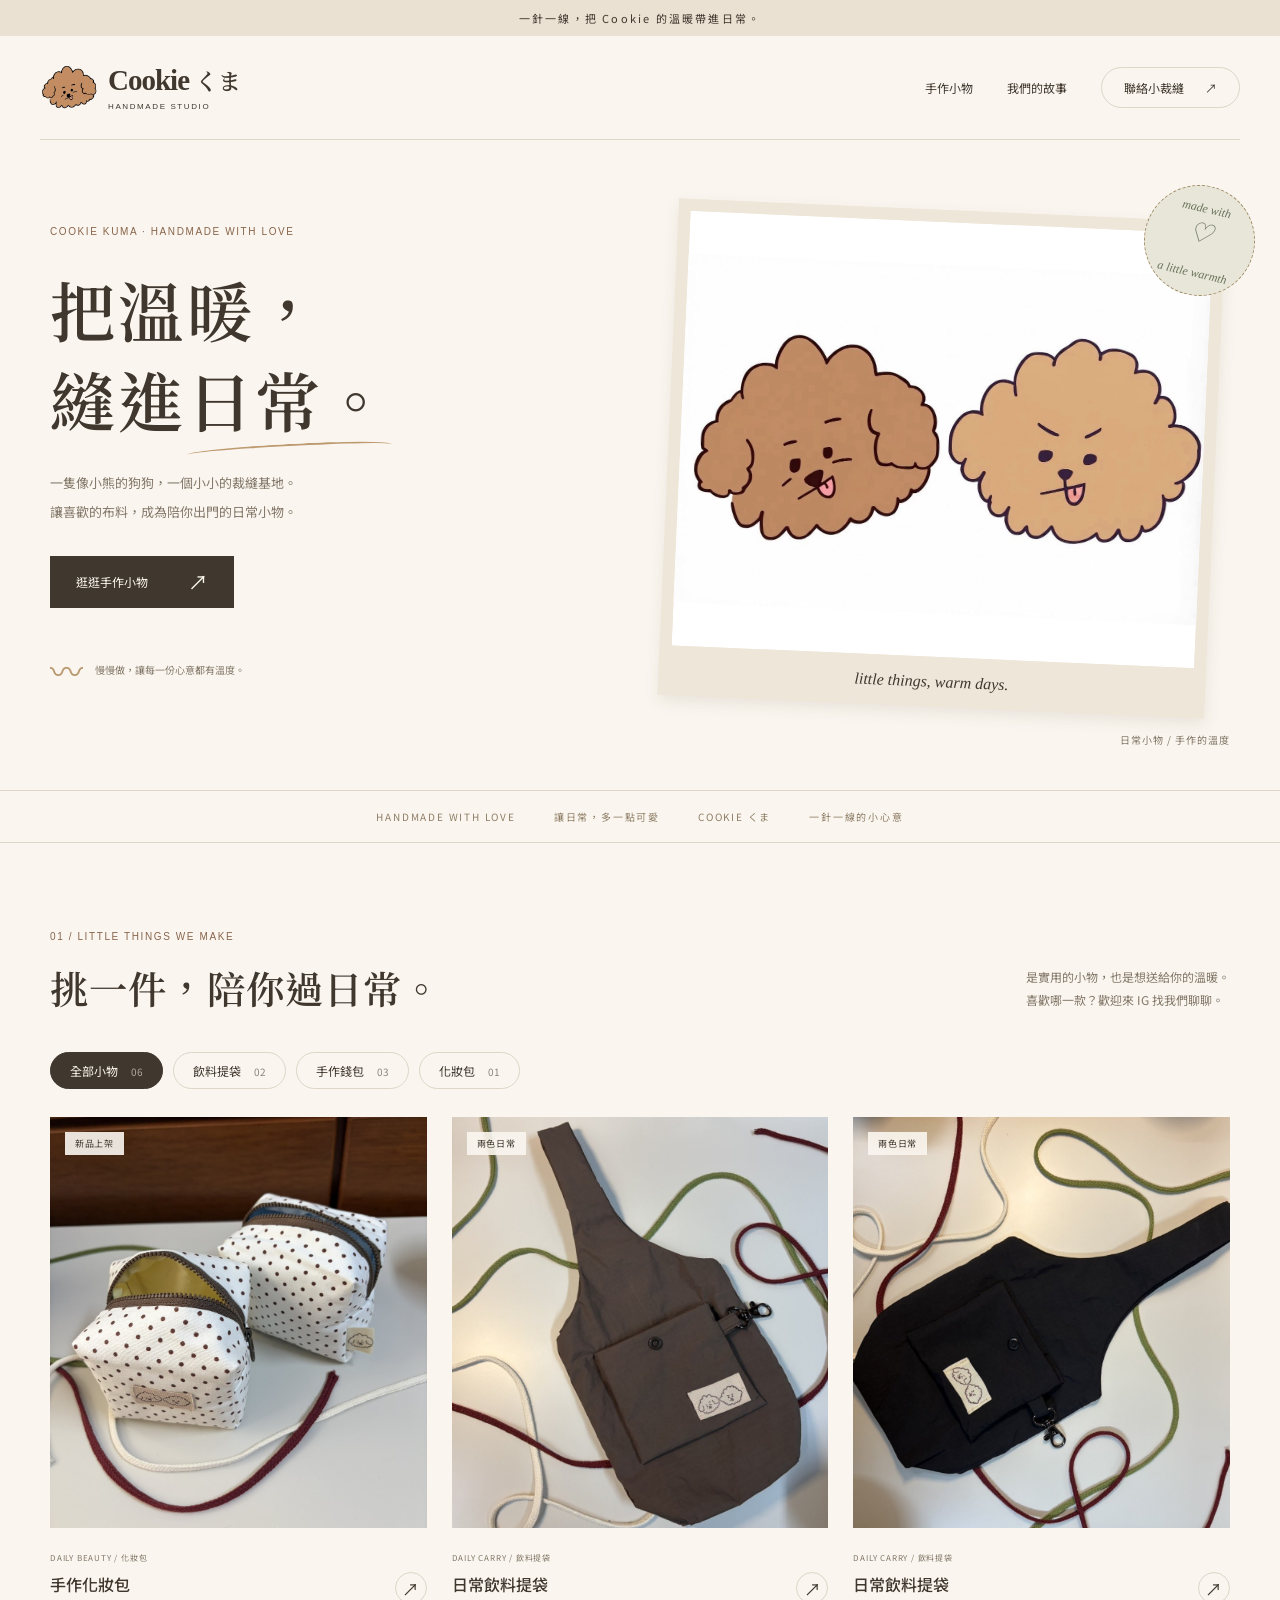
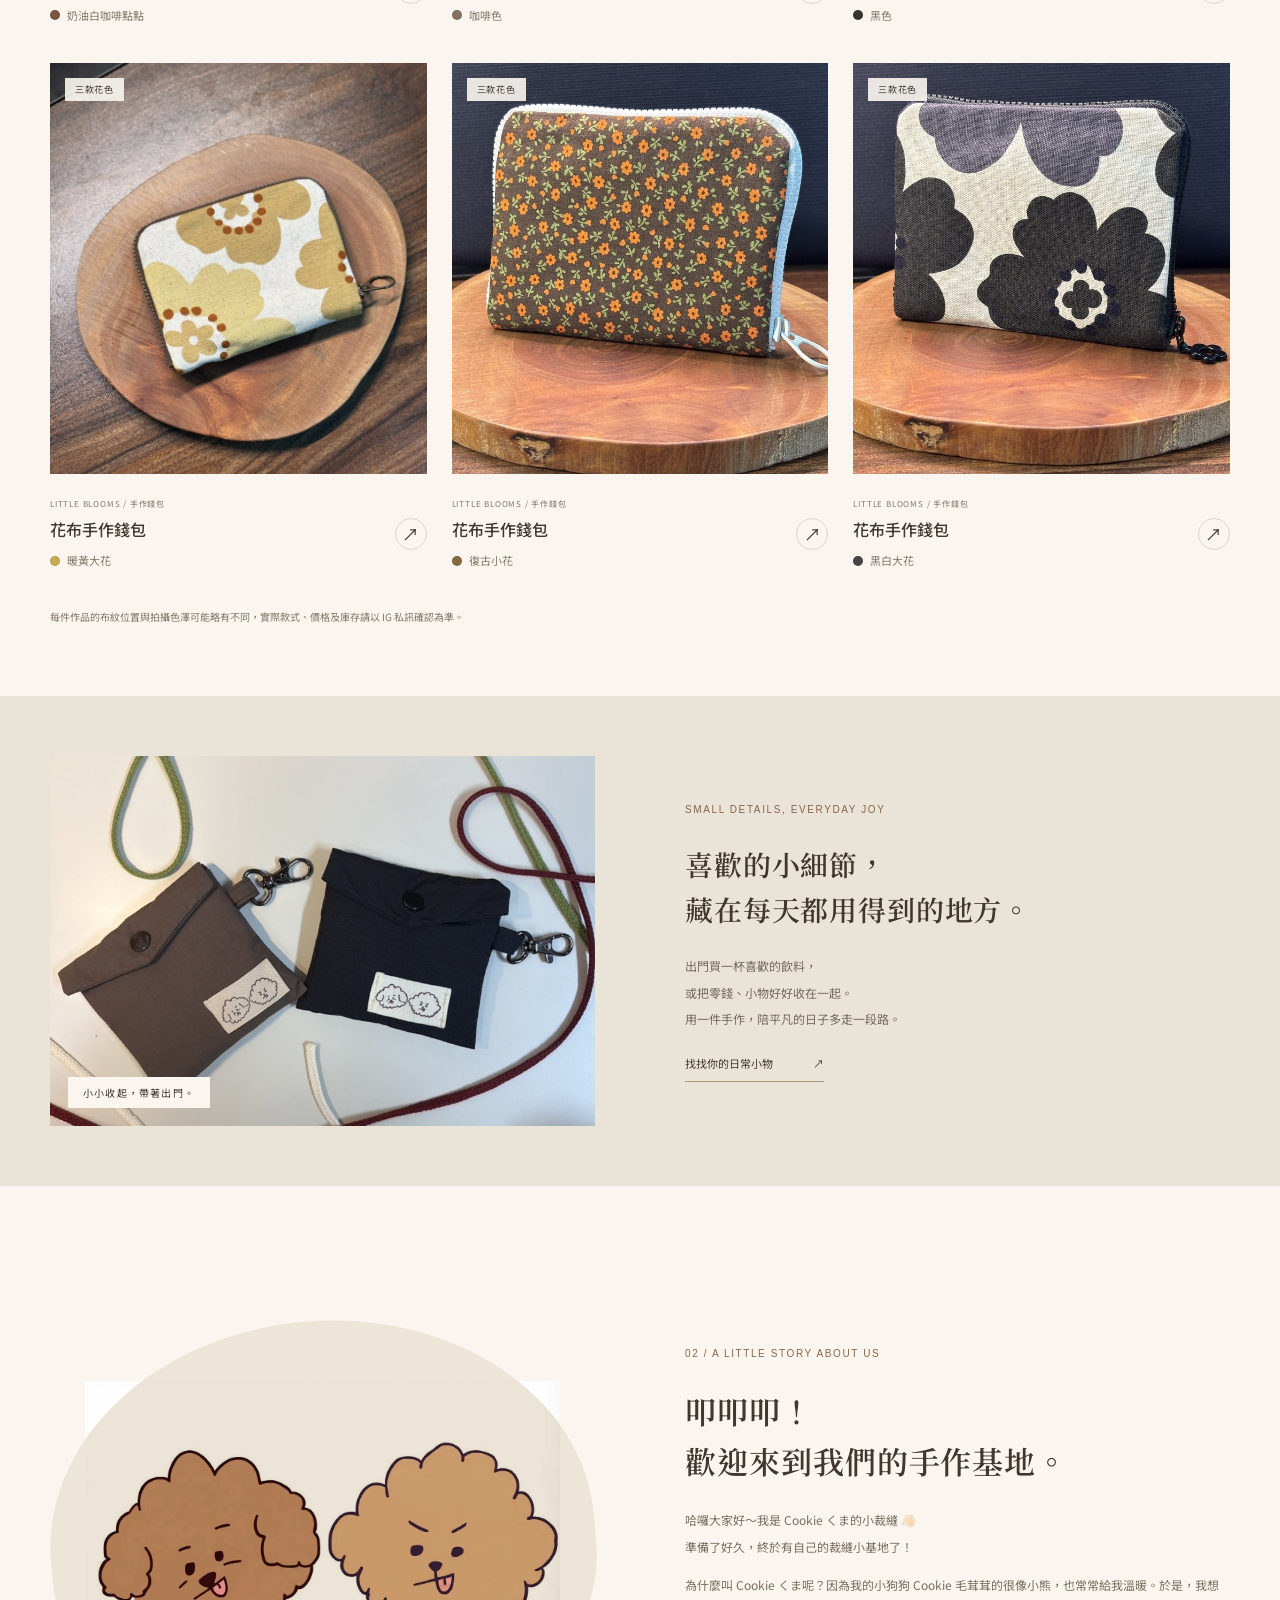
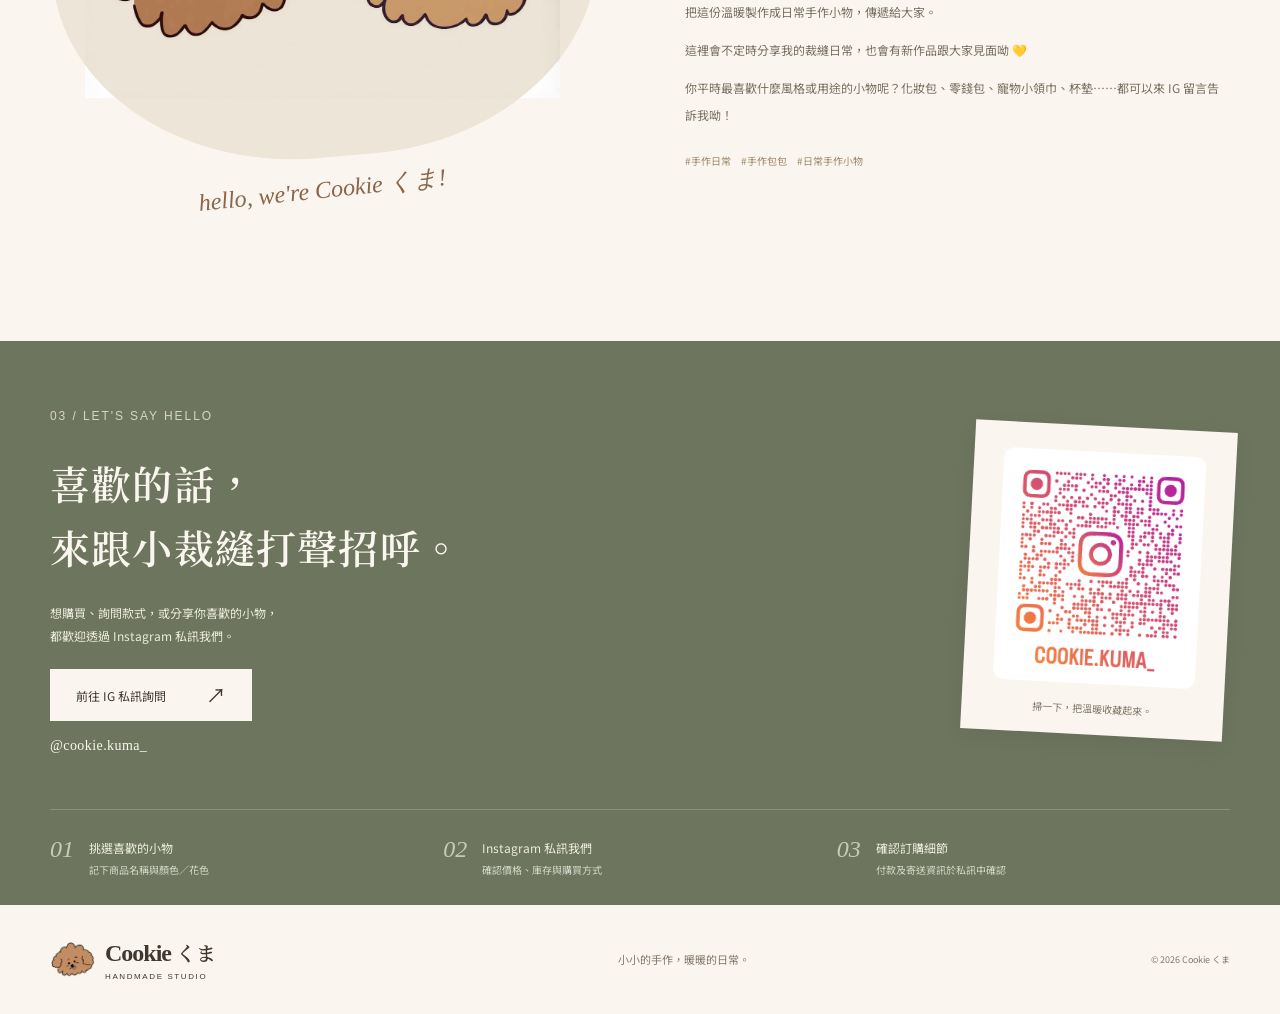
<file: index.html>
<!doctype html>
<html lang="zh-Hant">
<head>
<meta charset="utf-8"><meta name="viewport" content="width=device-width,initial-scale=1">
<title>Cookie くま｜把溫暖，縫進日常</title>
<meta name="description" content="Cookie くま的手作基地。從毛茸茸的小狗 Cookie 出發，將溫暖縫進飲料提袋、花布錢包與化妝包。喜歡我們的作品，歡迎 Instagram 私訊詢問。">
<meta name="theme-color" content="#faf6ef"><meta property="og:title" content="Cookie くま｜把溫暖，縫進日常"><meta property="og:description" content="飲料提袋、手作錢包、化妝包，和一點毛茸茸的溫暖。歡迎來到 Cookie くま的手作基地。"><meta property="og:type" content="website"><meta property="og:image" content="https://waisun1021.github.io/cookie-kuma/assets/logo-pair.png"><meta property="og:image:width" content="1264"><meta property="og:image:height" content="843"><meta property="og:image:alt" content="Cookie くま的毛茸茸狗狗品牌插畫"><meta name="twitter:card" content="summary_large_image"><meta name="twitter:image" content="https://waisun1021.github.io/cookie-kuma/assets/logo-pair.png">
<link rel="canonical" href="https://waisun1021.github.io/cookie-kuma/"><link rel="icon" type="image/png" href="assets/favicon.png"><link rel="apple-touch-icon" href="assets/favicon.png"><link rel="stylesheet" href="style.css?v=20261115-makeup">
<script defer src="products.js?v=20261115-makeup"></script><script defer src="app.js?v=20261115-makeup"></script>
</head>
<body>
<a class="skip" href="#products">跳至手作商品</a>
<div class="announcement">一針一線，把 Cookie 的溫暖帶進日常。</div>
<header class="header"><a href="#" class="brand" aria-label="Cookie くま 首頁"><img src="assets/favicon.png" alt="Cookie 狗狗 Logo"><span>Cookie <span class="jp">くま</span><small>HANDMADE STUDIO</small></span></a><nav aria-label="主要選單"><a href="#products">手作小物</a><a href="#story">我們的故事</a><a class="nav-contact" href="#contact">聯絡小裁縫 <span>↗</span></a></nav></header>
<main>
<section class="hero wrap"><div class="hero-copy"><p class="eyebrow">COOKIE KUMA · HANDMADE WITH LOVE</p><h1>把溫暖，<br>縫進<span class="underline">日常。</span></h1><p class="hero-description">一隻像小熊的狗狗，一個小小的裁縫基地。<br>讓喜歡的布料，成為陪你出門的日常小物。</p><a class="button" href="#products">逛逛手作小物 <span>↗</span></a><div class="hero-foot"><span class="stitch">〰</span><span>慢慢做，讓每一份心意都有溫度。</span></div></div><div class="hero-visual"><div class="photo-frame"><img src="assets/logo-pair.png" alt="Cookie くま的毛茸茸狗狗品牌插畫" fetchpriority="high"><span class="photo-caption">little things, warm days.</span></div><div class="round-stamp">made with<br><span>♡</span><br>a little warmth</div><div class="hero-label">日常小物 / 手作的溫度</div></div></section>
<div class="ribbon" aria-hidden="true"><span>HANDMADE WITH LOVE</span> <span>讓日常，多一點可愛</span> <span>COOKIE くま</span> <span>一針一線的小心意</span></div>
<section id="products" class="products wrap"><div class="section-heading"><div><p class="eyebrow">01 / LITTLE THINGS WE MAKE</p><h2>挑一件，陪你過日常。</h2></div><p>是實用的小物，也是想送給你的溫暖。<br>喜歡哪一款？歡迎來 IG 找我們聊聊。</p></div><div class="filters" role="group" aria-label="商品分類"><button class="active" data-filter="all" aria-pressed="true">全部小物 <span>06</span></button><button data-filter="bag" aria-pressed="false">飲料提袋 <span>02</span></button><button data-filter="wallet" aria-pressed="false">手作錢包 <span>03</span></button><button data-filter="makeup" aria-pressed="false">化妝包 <span>01</span></button></div><div id="product-grid" class="product-grid"></div><noscript><p>請啟用 JavaScript 查看商品，或直接前往 <a href="https://www.instagram.com/cookie.kuma_/">Cookie くま Instagram</a> 欣賞作品。</p></noscript><p class="product-note">每件作品的布紋位置與拍攝色澤可能略有不同，實際款式、價格及庫存請以 IG 私訊確認為準。</p></section>
<section class="detail-section"><div class="wrap detail-grid"><div class="detail-photo"><img src="assets/bags-folded.jpg" alt="咖啡色及黑色飲料提袋折疊後的樣子" loading="lazy"><span>小小收起，帶著出門。</span></div><div class="detail-copy"><p class="eyebrow">SMALL DETAILS, EVERYDAY JOY</p><h2>喜歡的小細節，<br>藏在每天都用得到的地方。</h2><p>出門買一杯喜歡的飲料，<br>或把零錢、小物好好收在一起。<br>用一件手作，陪平凡的日子多走一段路。</p><a class="text-link" href="#products">找找你的日常小物 <span>↗</span></a></div></div></section>
<section id="story" class="wrap story"><div class="story-illustration"><div class="story-logo"><img src="assets/logo-pair.png" alt="毛茸茸的 Cookie 狗狗與小熊插畫" loading="lazy"></div><span class="handwritten">hello, we're Cookie くま!</span></div><div class="story-copy"><p class="eyebrow">02 / A LITTLE STORY ABOUT US</p><h2>叩叩叩！<br>歡迎來到我們的手作基地。</h2><p>哈囉大家好～我是 Cookie くま的小裁縫 👋🏻<br>準備了好久，終於有自己的裁縫小基地了！</p><p>為什麼叫 Cookie くま呢？因為我的小狗狗 Cookie 毛茸茸的很像小熊，也常常給我溫暖。於是，我想把這份溫暖製作成日常手作小物，傳遞給大家。</p><p>這裡會不定時分享我的裁縫日常，也會有新作品跟大家見面呦 💛</p><p>你平時最喜歡什麼風格或用途的小物呢？化妝包、零錢包、寵物小領巾、杯墊……都可以來 IG 留言告訴我呦！</p><p class="story-tags">#手作日常　#手作包包　#日常手作小物</p></div></section>
<section id="contact" class="contact"><div class="wrap contact-grid"><div><p class="eyebrow">03 / LET'S SAY HELLO</p><h2>喜歡的話，<br>來跟小裁縫打聲招呼。</h2><p>想購買、詢問款式，或分享你喜歡的小物，<br>都歡迎透過 Instagram 私訊我們。</p><a class="button light" href="https://www.instagram.com/cookie.kuma_/" target="_blank" rel="noopener noreferrer">前往 IG 私訊詢問 <span>↗</span></a><a class="ig-handle" href="https://www.instagram.com/cookie.kuma_/" target="_blank" rel="noopener noreferrer">@cookie.kuma_</a></div><div class="qr-card"><img src="assets/instagram-qr.png" alt="Cookie くま Instagram QR Code，帳號 cookie.kuma_" width="235" height="270" loading="lazy"><p>掃一下，把溫暖收藏起來。</p></div></div><div class="wrap order-steps"><div><span>01</span><p>挑選喜歡的小物<small>記下商品名稱與顏色／花色</small></p></div><div><span>02</span><p>Instagram 私訊我們<small>確認價格、庫存與購買方式</small></p></div><div><span>03</span><p>確認訂購細節<small>付款及寄送資訊於私訊中確認</small></p></div></div></section>
</main>
<footer class="wrap footer"><a class="brand" href="#"><img src="assets/favicon.png" alt=""><span>Cookie <span class="jp">くま</span><small>HANDMADE STUDIO</small></span></a><p>小小的手作，暖暖的日常。</p><small>© <span id="year">2026</span> Cookie くま</small></footer>
<dialog id="product-dialog" aria-labelledby="dialog-title"><button class="close-dialog" aria-label="關閉商品詳情">×</button><div class="dialog-grid"><div><img id="dialog-image" class="dialog-image" alt=""><div id="thumbnails" class="thumbnails"></div></div><div class="dialog-copy"><p class="eyebrow" id="dialog-category"></p><h2 id="dialog-title"></h2><p id="dialog-description"></p><p class="dialog-price">價格與庫存請私訊詢問</p><button id="copy-product" class="copy-button">複製商品詢問內容</button><a class="button" href="https://www.instagram.com/cookie.kuma_/" target="_blank" rel="noopener noreferrer">到 IG 私訊購買 <span>↗</span></a><p class="hint" id="copy-status" aria-live="polite">先複製商品資訊，再貼到 IG 私訊即可。</p></div></div></dialog>
</body></html>
</file>
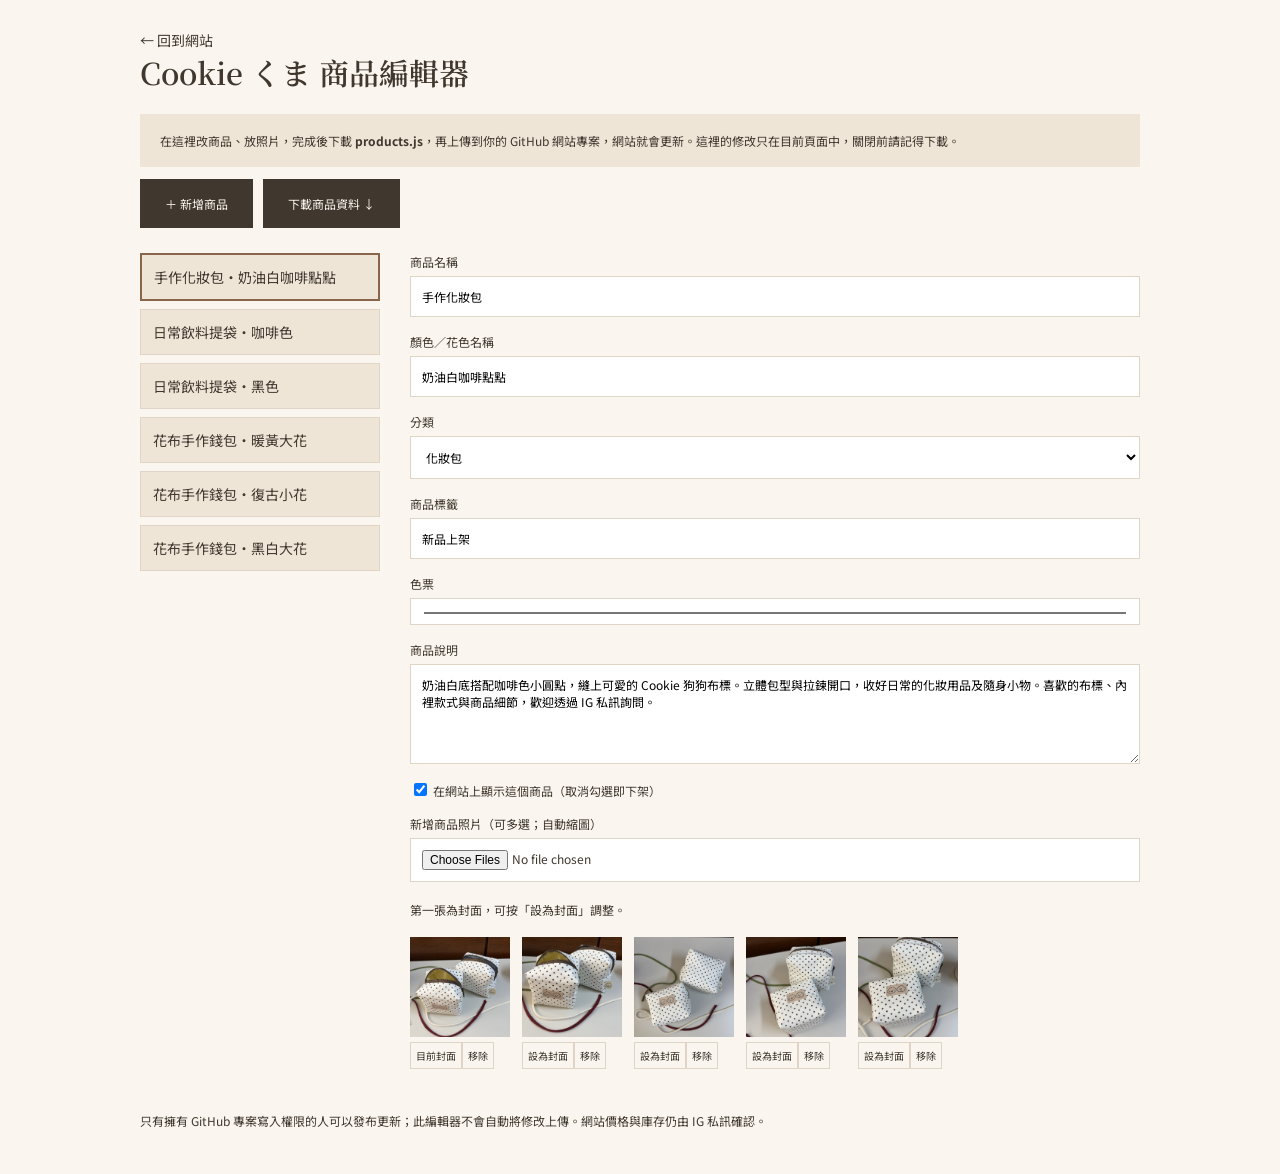
<file: admin.html>
<!doctype html><html lang="zh-Hant"><head><meta charset="utf-8"><meta name="viewport" content="width=device-width, initial-scale=1"><title>商品編輯器｜Cookie くま</title><link rel="icon" href="assets/favicon.png"><link rel="stylesheet" href="style.css?v=20261115-makeup"><style>body{padding:30px}.editor{max-width:1000px;margin:auto}.editor h1{font-size:30px}.editor-layout{display:grid;grid-template-columns:240px 1fr;gap:30px;margin:25px 0}.product-list{display:flex;flex-direction:column;gap:8px}.product-list button{text-align:left;padding:12px;background:#eee5d6;border:1px solid #ded5c7}.product-list button.selected{border:2px solid #89654b}.editor label{display:block;font-size:12px;margin-bottom:16px}.editor input:not([type=checkbox]),.editor textarea,.editor select{display:block;width:100%;padding:11px;background:#fff;border:1px solid #ded5c7;margin-top:6px;font:inherit}.editor textarea{min-height:100px}.editor p{font-size:12px}.editor-actions{display:flex;gap:10px;flex-wrap:wrap}.editor .button{border:0}.editor-preview{display:flex;flex-wrap:wrap;gap:12px;margin-block:15px}.editor-preview>div{width:100px}.editor-preview img{width:100px;height:100px;object-fit:cover}.editor-preview button{font-size:10px;padding:5px;background:none;border:1px solid #ded5c7;margin-top:5px}.notice{background:#eee5d6;padding:15px 20px}#status{color:#69735b}@media(max-width:650px){body{padding:20px}.editor-layout{grid-template-columns:1fr}.product-list{flex-direction:row;overflow:auto}.product-list button{min-width:145px}}</style><script src="products.js?v=20261115-makeup"></script></head><body><main class="editor"><a href="index.html">← 回到網站</a><h1>Cookie くま 商品編輯器</h1><p class="notice">在這裡改商品、放照片，完成後下載 <strong>products.js</strong>，再上傳到你的 GitHub 網站專案，網站就會更新。這裡的修改只在目前頁面中，關閉前請記得下載。</p><div class="editor-actions"><button id="add" class="button">＋ 新增商品</button><button id="download" class="button">下載商品資料 ↓</button></div><p id="status" aria-live="polite"></p><div class="editor-layout"><aside id="list" class="product-list" aria-label="商品清單"></aside><form id="form"><label>商品名稱<input id="name" required></label><label>顏色／花色名稱<input id="variant" required></label><label>分類<select id="category"><option value="bag">飲料提袋</option><option value="wallet">手作錢包</option><option value="makeup">化妝包</option></select></label><label>商品標籤<input id="tag"></label><label>色票<input id="color" type="color"></label><label>商品說明<textarea id="description"></textarea></label><label><input id="visible" type="checkbox"> 在網站上顯示這個商品（取消勾選即下架）</label><label>新增商品照片（可多選；自動縮圖）<input id="photos" type="file" accept="image/jpeg,image/png,image/webp" multiple></label><p>第一張為封面，可按「設為封面」調整。</p><div id="preview" class="editor-preview"></div></form></div><p>只有擁有 GitHub 專案寫入權限的人可以發布更新；此編輯器不會自動將修改上傳。網站價格與庫存仍由 IG 私訊確認。</p></main><script>
let items=structuredClone(window.COOKIE_PRODUCTS||[]),selected=0,dirty=false,processing=false;
const $=id=>document.getElementById(id);const fields=['name','variant','category','tag','color','description','visible'];
function list(){ $('list').replaceChildren();items.forEach((p,i)=>{const b=document.createElement('button');b.type='button';b.textContent=p.name+'・'+p.variant+(p.visible===false?'（已下架）':'');b.classList.toggle('selected',i===selected);b.onclick=()=>{selected=i;edit();};$('list').append(b);});}
function edit(){list();const p=items[selected];if(!p)return;for(const k of fields){if(k==='visible')$(k).checked=p.visible!==false;else $(k).value=p[k]||'';}preview();}
function preview(){const p=items[selected];$('preview').replaceChildren();[...new Set([p.image,...(p.images||[])])].filter(Boolean).forEach(src=>{const box=document.createElement('div'),im=document.createElement('img'),cover=document.createElement('button'),del=document.createElement('button');im.src=src;im.alt='商品照片';cover.type=del.type='button';cover.textContent=src===p.image?'目前封面':'設為封面';cover.onclick=()=>{p.image=src;dirty=true;preview();};del.textContent='移除';del.onclick=()=>{const remaining=[...new Set([p.image,...(p.images||[])])].filter(x=>x!==src);if(!remaining.length){$('status').textContent='每個商品至少保留一張照片，請先新增照片。';return;}p.images=remaining;if(p.image===src)p.image=remaining[0];dirty=true;preview();};box.append(im,cover,del);$('preview').append(box);});}
for(const k of fields)$(k).addEventListener('input',()=>{items[selected][k]=k==='visible'?$(k).checked:$(k).value;dirty=true;list();});
$('form').onsubmit=e=>e.preventDefault();
$('add').onclick=()=>{items.push({id:'product-'+Date.now(),name:'新商品',variant:'請填寫花色',category:'wallet',tag:'手作小物',color:'#b88c64',image:'assets/favicon.png',images:[],description:'請填寫商品介紹',visible:true});selected=items.length-1;dirty=true;edit();};
$('photos').onchange=async e=>{const product=items[selected];const files=[...e.target.files];if(!files.length)return;processing=true;$('download').disabled=true;$('status').textContent='正在整理照片…';try{for(const file of files){if(file.size>20*1024*1024)throw Error('照片超過 20MB，請改用較小的照片。');const bitmap=await createImageBitmap(file);const ratio=Math.min(1,1200/Math.max(bitmap.width,bitmap.height));const c=document.createElement('canvas');c.width=Math.round(bitmap.width*ratio);c.height=Math.round(bitmap.height*ratio);c.getContext('2d').drawImage(bitmap,0,0,c.width,c.height);bitmap.close();const data=c.toDataURL('image/jpeg',.84);if(product.image==='assets/favicon.png')product.image=data;product.images.push(data);}dirty=true;preview();$('status').textContent='照片已加入，完成編輯後請下載商品資料。';}catch(err){$('status').textContent='照片處理失敗：'+err.message;}finally{processing=false;$('download').disabled=false;$('photos').value='';}};
$('download').onclick=()=>{if(processing)return;if(items.some(p=>!p.name.trim()||!p.variant.trim())){$('status').textContent='請先填寫每個商品的名稱及花色。';return;}const blob=new Blob(['// Cookie くま 商品資料\nwindow.COOKIE_PRODUCTS = '+JSON.stringify(items,null,2)+';\n'],{type:'text/javascript;charset=utf-8'});const url=URL.createObjectURL(blob),a=document.createElement('a');a.href=url;a.download='products.js';a.click();setTimeout(()=>URL.revokeObjectURL(url),1000);dirty=false;$('status').textContent='已產生 products.js 下載！儲存後請上傳至 GitHub 專案，取代原本同名檔案並提交變更。';};
window.addEventListener('beforeunload',e=>{if(dirty){e.preventDefault();e.returnValue='';}});edit();
</script></body></html>
</file>
<file: style.css>
@import url('https://fonts.googleapis.com/css2?family=Noto+Sans+TC:wght@400;500;600;700&family=Noto+Serif+TC:wght@500;600;700;800&display=swap');
:root{--paper:#faf6ef;--ink:#40382f;--muted:#837869;--brown:#89654b;--line:#ded5c7;--cream:#eee5d6;--green:#69735b}*{box-sizing:border-box}html{scroll-behavior:smooth;scroll-padding-top:105px}body{margin:0;background:var(--paper);color:var(--ink);font-family:'Noto Sans TC',sans-serif;font-size:14px;-webkit-font-smoothing:antialiased}a{color:inherit;text-decoration:none}button{font:inherit;color:inherit;cursor:pointer}button,a{-webkit-tap-highlight-color:transparent}button:focus-visible,a:focus-visible{outline:3px solid #bb7e40;outline-offset:5px}img{display:block;max-width:100%}p{line-height:1.95}h1,h2,h3,p{margin-top:0}h1,h2{font-family:'Noto Serif TC',serif;font-weight:600}h2{font-size:clamp(27px,3vw,39px);line-height:1.6;letter-spacing:.03em;margin-bottom:22px}.wrap{width:min(1180px,calc(100% - 100px));margin-inline:auto}.announcement{background:#eae1d2;text-align:center;font-size:11px;letter-spacing:.2em;padding:10px 20px}.header{width:min(1320px,calc(100% - 80px));margin:auto;height:104px;display:flex;align-items:center;justify-content:space-between;border-bottom:1px solid var(--line)}.brand{display:flex;align-items:center;gap:10px;font-family:Georgia,serif;font-weight:600;font-size:29px;letter-spacing:-1px}.brand img{width:58px;height:52px;object-fit:contain;mix-blend-mode:multiply}.brand .jp{font-family:'Noto Serif TC',serif;font-size:23px;letter-spacing:0}.brand small{display:block;font-family:sans-serif;letter-spacing:.2em;font-size:8px;margin-top:5px;font-weight:400}.header nav{display:flex;align-items:center;gap:34px;font-size:12px}.header nav a:hover{color:var(--brown)}.nav-contact{border:1px solid var(--line);border-radius:30px;padding:11px 22px}.nav-contact span{margin-left:18px}.hero{display:grid;grid-template-columns:1fr 1.02fr;gap:68px;padding-top:70px;padding-bottom:83px;align-items:center}.eyebrow{font-family:Arial,sans-serif;font-size:10px;font-weight:500;letter-spacing:.16em;color:var(--brown);margin-bottom:24px;line-height:1.7}.hero h1{font-size:clamp(48px,5.1vw,70px);line-height:1.38;letter-spacing:.05em;margin-bottom:25px}.underline{position:relative;white-space:nowrap}.underline:after{content:'';height:9px;border-top:2px solid #bd9a70;border-radius:50%;position:absolute;left:0;right:0;bottom:-9px;transform:rotate(-3deg)}.hero-description{color:var(--muted);font-size:13px;line-height:2.2;margin-bottom:29px}.button{display:inline-flex;align-items:center;justify-content:space-between;gap:40px;padding:15px 25px;border:1px solid var(--ink);background:var(--ink);color:var(--paper);font-size:12px;min-height:49px;transition:background .2s,transform .2s}.button:hover{background:var(--brown);transform:translateY(-2px)}.button span{font-size:20px;line-height:1}.hero-foot{display:flex;align-items:center;gap:12px;font-size:10px;color:var(--muted);margin-top:38px}.stitch{font-size:33px;color:#ba9a72}.hero-visual{position:relative;padding-right:15px}.photo-frame{padding:12px 12px 0;background:#eee6d8;transform:rotate(2.5deg);box-shadow:1px 6px 15px #4e382518}.photo-frame>img{width:100%;height:435px;object-fit:contain;background:#fff}.photo-caption{display:block;text-align:center;font-family:Georgia,serif;font-style:italic;font-size:16px;padding:16px}.round-stamp{position:absolute;right:-25px;top:-25px;width:111px;height:111px;border:1px dashed #a08b64;border-radius:50%;background:#e8e6d8;color:var(--green);font-family:Georgia,serif;font-style:italic;font-size:12px;display:flex;flex-direction:column;align-items:center;justify-content:center;transform:rotate(13deg);line-height:1.2}.round-stamp span{font-size:27px;margin:2px}.hero-label{position:absolute;right:0;bottom:-40px;letter-spacing:.1em;font-size:10px;color:var(--muted)}.ribbon{display:flex;justify-content:center;align-items:center;gap:38px;border-block:1px solid var(--line);padding:18px 20px;color:#8f7e66;font-size:16px;overflow:hidden;white-space:nowrap}.ribbon span{font-size:10px;letter-spacing:.18em}.products{padding-block:85px 70px}.section-heading{display:flex;align-items:end;justify-content:space-between;gap:20px}.section-heading .eyebrow{margin-bottom:12px}.section-heading h2{margin-bottom:0}.section-heading>p{font-size:12px;color:var(--muted);margin-bottom:7px}.filters{display:flex;flex-wrap:wrap;gap:10px;margin:34px 0 28px}.filters button{padding:9px 19px;border:1px solid var(--line);border-radius:30px;background:transparent;font-size:12px}.filters button.active{background:var(--ink);color:var(--paper);border-color:var(--ink)}.filters span{opacity:.6;margin-left:10px;font-size:10px}.product-grid{display:grid;grid-template-columns:repeat(3,1fr);gap:37px 25px}.product-photo{width:100%;aspect-ratio:1/1.09;border:0;padding:0;position:relative;overflow:hidden;background:var(--cream)}.product-photo>img{width:100%;height:100%;object-fit:cover;transition:transform .5s}.product-photo:hover>img{transform:scale(1.045)}.product-tag{position:absolute;top:15px;left:15px;background:#faf6efe8;padding:5px 10px;font-size:9px;letter-spacing:.08em}.view-product{position:absolute;bottom:12px;right:12px;border-radius:50px;padding:8px 13px;background:#faf6eff0;font-size:10px;opacity:0;transform:translateY(5px);transition:.2s}.product-photo:hover .view-product,.product-photo:focus-visible .view-product{opacity:1;transform:translateY(0)}.product-meta{display:flex;justify-content:space-between;align-items:center;padding-top:18px}.product-type{font-size:8px;color:var(--muted);letter-spacing:.1em;margin-bottom:6px}.product-meta h3{font-size:16px;font-weight:500;margin:0 0 9px}.product-meta h3 button{padding:0;border:0;background:none}.variant{font-size:11px;color:var(--muted);margin:0;display:flex;align-items:center;gap:7px}.swatch{width:10px;height:10px;border-radius:50%;border:1px solid #0001}.product-arrow{width:32px;height:32px;border:1px solid var(--line);border-radius:50%;background:transparent;font-size:17px}.product-arrow:hover{background:var(--cream)}.product-note{font-size:10px;color:var(--muted);margin:35px 0 0}.detail-section{background:#eae4d8;padding-block:60px}.detail-grid{display:grid;grid-template-columns:1fr 1fr;gap:90px;align-items:center}.detail-photo{position:relative}.detail-photo img{width:100%;height:370px;object-fit:cover}.detail-photo>span{position:absolute;left:18px;bottom:18px;background:var(--paper);padding:8px 15px;font-size:10px;letter-spacing:.12em}.detail-copy h2{font-size:28px}.detail-copy p:not(.eyebrow){font-size:12px;color:#756a5d;line-height:2.2}.text-link{display:inline-flex;gap:40px;border-bottom:1px solid #a7947b;padding:10px 0;font-size:11px}.story{padding-block:95px;display:grid;grid-template-columns:1fr 1fr;gap:90px;align-items:center}.story-illustration{position:relative;text-align:center;padding:40px 0}.story-logo{border-radius:50% 50% 44% 46%;background:#ede5d7;aspect-ratio:1/0.8;display:flex;align-items:center;padding:35px;transform:rotate(-5deg)}.story-logo img{mix-blend-mode:multiply;transform:rotate(5deg)}.handwritten{display:block;font-family:Georgia,serif;font-size:24px;font-style:italic;transform:rotate(-6deg);margin-top:17px;color:var(--brown)}.story-copy h2{font-size:31px}.story-copy p:not(.eyebrow){font-size:12px;color:#7a6f61;line-height:2.2}.story-copy .story-tags{font-size:10px!important;color:#a08767!important;margin-top:22px}.contact{background:#6e755f;color:var(--paper);padding-block:65px 0}.contact-grid{display:grid;grid-template-columns:1fr 310px;gap:90px;align-items:center}.contact .eyebrow{color:#d9d6bd}.contact h2{font-size:40px}.contact p{color:#ececde;font-size:12px}.button.light{background:var(--paper);color:var(--ink);border-color:var(--paper);margin-top:10px}.button.light:hover{background:#e9dcc5}.ig-handle{display:block;margin-top:17px;font-family:Georgia,serif;letter-spacing:.03em;font-size:14px}.qr-card{background:var(--paper);color:var(--ink);padding:26px 30px 16px;transform:rotate(3deg);width:262px;justify-self:end;box-shadow:0 6px 20px #0001}.qr-card img{width:100%;height:auto}.qr-card p{color:var(--muted);font-size:10px;text-align:center;margin:15px 0 0;white-space:nowrap}.order-steps{display:grid;grid-template-columns:repeat(3,1fr);border-top:1px solid #ffffff30;margin-top:55px;padding-block:26px}.order-steps>div{display:flex;gap:15px;align-items:start}.order-steps>div>span{font-family:Georgia,serif;font-style:italic;font-size:24px;opacity:.65}.order-steps p{margin:0;font-size:12px}.order-steps small{display:block;font-size:10px;color:#d6d8cb}.footer{display:flex;align-items:center;justify-content:space-between;gap:20px;padding-block:32px}.footer .brand{font-size:24px}.footer .brand img{width:45px;height:45px}.footer .brand .jp{font-size:20px}.footer>p{margin:0;color:var(--muted);font-size:11px}.footer>small{font-size:9px;color:var(--muted)}.skip{position:fixed;top:-100px;z-index:20;background:var(--paper);padding:15px}.skip:focus{top:0}dialog{border:0;background:var(--paper);color:var(--ink);padding:42px;width:min(930px,calc(100% - 32px));max-height:90vh;box-shadow:0 20px 100px #0003}dialog::backdrop{background:#30291dcc;backdrop-filter:blur(4px)}.dialog-grid{display:grid;grid-template-columns:1.15fr 1fr;gap:35px;align-items:center}.close-dialog{position:absolute;top:5px;right:10px;border:0;background:none;font-size:30px;z-index:1}.dialog-image{width:100%;height:360px;object-fit:contain;background:#e8dfd1}.thumbnails{display:flex;gap:7px;overflow-x:auto;margin-top:10px;padding:3px}.thumbnails button{padding:0;border:2px solid transparent;flex-shrink:0;width:54px;height:54px}.thumbnails button[aria-pressed=true]{border-color:var(--brown)}.thumbnails img{width:100%;height:100%;object-fit:cover}.dialog-copy h2{font-size:27px}.dialog-copy>p{font-size:12px;color:var(--muted)}.dialog-copy .dialog-price{padding-top:14px;border-top:1px solid var(--line);color:var(--ink)}.dialog-copy .button{width:100%;gap:16px}.copy-button{display:block;border:1px solid var(--line);background:none;width:100%;padding:12px;margin-bottom:10px;font-size:12px}.dialog-copy .hint{font-size:10px;line-height:1.8;margin-top:12px}.dialog-open{overflow:hidden}@media(min-width:1400px){.hero{padding-block:85px 100px}.photo-frame>img{height:470px}}@media(max-width:1000px){.wrap{width:calc(100% - 64px)}.hero{gap:35px}.hero h1{font-size:53px}.photo-frame>img{height:365px}.hero .eyebrow{font-size:8px}.hero-description{font-size:12px}.round-stamp{right:-10px;width:90px;height:90px;font-size:10px}.detail-grid,.story{gap:45px}.contact-grid{gap:40px}.header{width:calc(100% - 50px)}.header nav{gap:20px}.detail-copy h2{font-size:24px}.section-heading>p{font-size:10px}}@media(max-width:700px){html{scroll-padding-top:20px}.wrap{width:calc(100% - 40px)}.announcement{font-size:9px;letter-spacing:.12em}.header{width:calc(100% - 36px);height:83px}.brand{font-size:25px;gap:4px}.brand img{width:49px;height:45px}.brand .jp{font-size:20px}.brand small{font-size:7px}.header nav{gap:18px;font-size:11px}.header nav>a:nth-child(2){display:none}.nav-contact{border:0;padding:0}.nav-contact span{margin-left:3px}.hero{grid-template-columns:1fr;gap:50px;padding-top:39px;padding-bottom:64px}.hero .eyebrow{font-size:9px;margin-bottom:20px}.hero h1{font-size:52px}.hero-description{font-size:12px}.hero-foot{margin-top:24px}.hero-visual{width:93%;justify-self:center;padding-right:0}.photo-frame>img{height:auto;aspect-ratio:1.16;object-fit:contain}.photo-caption{padding:11px;font-size:14px}.round-stamp{right:-16px;top:-22px}.hero-label{bottom:-28px;font-size:9px}.ribbon{gap:23px;justify-content:flex-start;padding-block:14px}.ribbon span{font-size:8px}.products{padding-block:50px}.section-heading{display:block}.section-heading h2{font-size:27px}.section-heading>p{font-size:11px;margin-top:12px}.filters{gap:7px;margin:25px 0}.filters button{padding:8px 12px;font-size:11px}.filters span{margin-left:5px;font-size:9px}.product-grid{grid-template-columns:repeat(2,minmax(0,1fr));gap:28px 13px}.product-tag{font-size:8px;top:9px;left:9px;padding:4px 7px}.product-type{font-size:6px;letter-spacing:0}.product-meta{padding-top:12px;align-items:start}.product-meta h3{font-size:14px}.product-arrow{width:25px;height:25px;font-size:15px;flex-shrink:0;margin-top:15px}.variant{font-size:10px}.view-product{display:none}.product-note{font-size:9px}.detail-section{padding-block:36px}.detail-grid{grid-template-columns:1fr;gap:29px}.detail-photo img{height:320px}.detail-copy h2{font-size:26px}.detail-copy .eyebrow{margin-bottom:15px}.story{grid-template-columns:1fr;gap:30px;padding-block:45px}.story-illustration{width:85%;margin:auto;padding:10px 0 20px}.story-copy h2{font-size:28px}.handwritten{font-size:22px}.contact{padding-top:42px}.contact-grid{grid-template-columns:1fr;gap:38px}.contact h2{font-size:31px}.contact .eyebrow{margin-bottom:17px}.qr-card{justify-self:center;width:225px;padding:20px 25px 14px}.order-steps{grid-template-columns:1fr;gap:23px;margin-top:40px;padding-block:25px}.order-steps p{font-size:12px}.order-steps>div>span{width:28px}.footer{flex-wrap:wrap;gap:18px;padding-block:25px}.footer>p{display:none}.footer>small{font-size:8px}.dialog-grid{grid-template-columns:1fr;gap:22px}dialog{padding:30px 20px 20px}.dialog-image{height:270px}.dialog-copy h2{font-size:24px;margin-bottom:12px}.dialog-copy .eyebrow{margin-bottom:10px}}@media(prefers-reduced-motion:reduce){html{scroll-behavior:auto}*,*:before,*:after{transition:none!important}}
</file>
